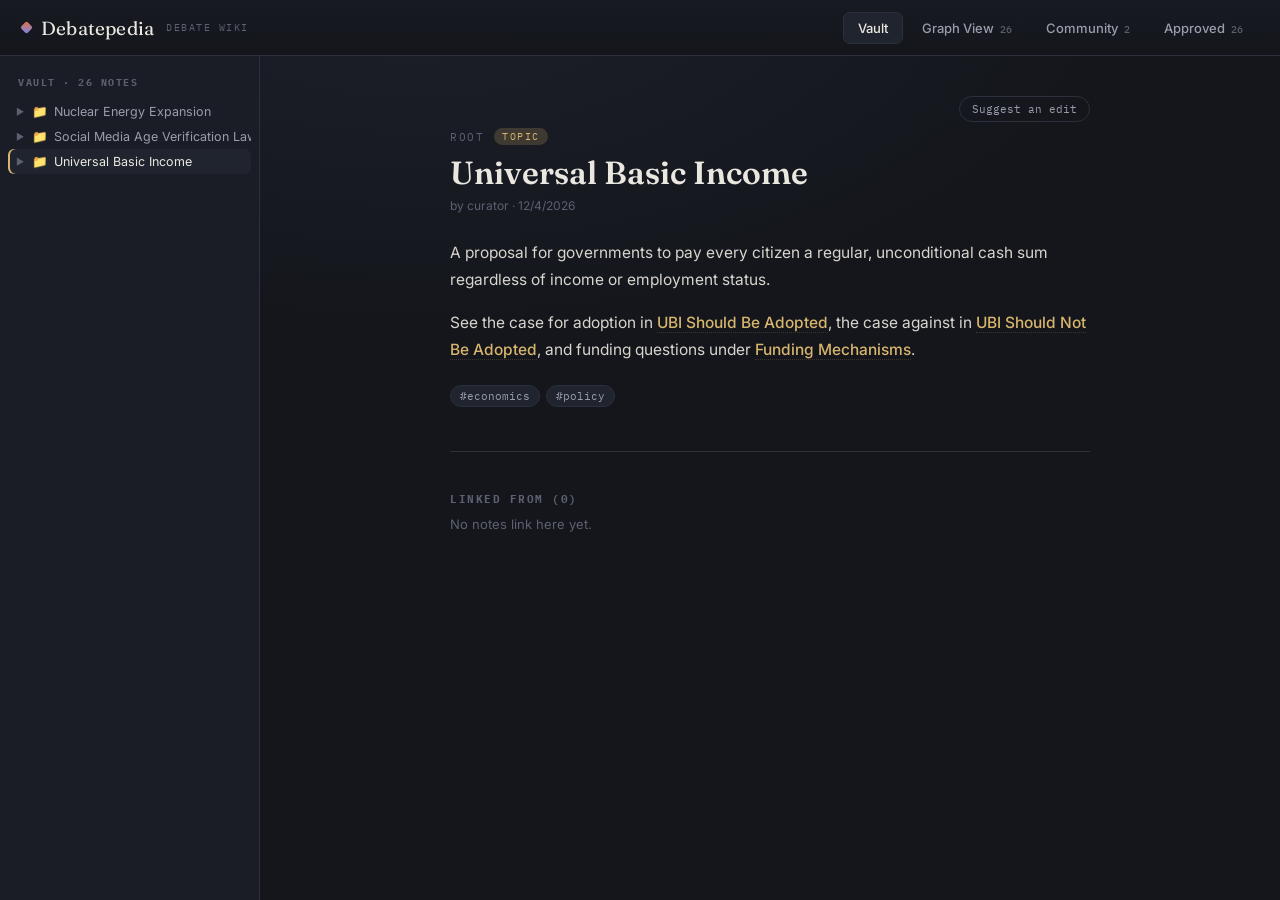
<file: index.html>
<!DOCTYPE html>
<html lang="en">
<head>
<meta charset="UTF-8">
<title>Debatepedia — a debate wiki</title>
<meta name="viewport" content="width=device-width, initial-scale=1">
<link rel="preconnect" href="https://fonts.googleapis.com">
<link href="https://fonts.googleapis.com/css2?family=Fraunces:ital,opsz,wght@0,9..144,400;0,9..144,600;1,9..144,500&family=Inter:wght@400;500;600;700&family=IBM+Plex+Mono:wght@400;500&display=swap" rel="stylesheet">
<link rel="stylesheet" href="css/main.css">
</head>
<body>
<div class="app">
  <div class="topbar">
    <div class="brand"><span class="mark"></span>Debatepedia <span class="sub">debate wiki</span></div>
    <div class="tabs" id="tabs"></div>
  </div>
  <div class="body">
    <aside class="sidebar" id="sidebar"></aside>
    <main class="main" id="main"></main>
  </div>
</div>
<script src="js/data.js"></script>
<script src="js/app.js"></script>
</body>
</html>
</file>
<file: css/main.css>
:root{
  --bg:#14161c;
  --panel:#1a1d25;
  --panel-2:#20242e;
  --border:#2b303c;
  --text:#e9e7e0;
  --text-dim:#9a9dac;
  --text-faint:#5c6070;
  --pro:#e2703a;
  --pro-dim:#e2703a33;
  --con:#7a86f5;
  --con-dim:#7a86f533;
  --topic:#d7b56d;
  --topic-dim:#d7b56d33;
  --view:#5fb0a5;
  --view-dim:#5fb0a533;
  --summary:#b9b39a;
  --summary-dim:#b9b39a33;
  --font-display:'Fraunces', serif;
  --font-body:'Inter', sans-serif;
  --font-mono:'IBM Plex Mono', monospace;
}
*{box-sizing:border-box;}
html,body{margin:0;padding:0;height:100%;background:var(--bg);color:var(--text);font-family:var(--font-body);}
::selection{background:var(--topic-dim);}
.app{display:flex;flex-direction:column;height:100vh;overflow:hidden;}

/* ---------- topbar ---------- */
.topbar{
  display:flex;align-items:center;gap:28px;
  padding:0 22px;height:56px;flex:none;
  border-bottom:1px solid var(--border);
  background:linear-gradient(180deg,#171a21,#14161c);
}
.brand{display:flex;align-items:center;gap:10px;font-family:var(--font-display);font-size:19px;letter-spacing:.2px;}
.brand .mark{width:9px;height:9px;border-radius:2px;background:linear-gradient(135deg,var(--pro),var(--con));transform:rotate(45deg);flex:none;}
.brand .sub{font-family:var(--font-mono);font-size:10px;color:var(--text-faint);letter-spacing:1.5px;text-transform:uppercase;margin-left:2px;}
.tabs{display:flex;gap:4px;margin-left:auto;}
.tab{
  font-family:var(--font-body);font-size:13px;font-weight:500;color:var(--text-dim);
  padding:7px 14px;border-radius:7px;cursor:pointer;border:1px solid transparent;
  transition:background .15s,color .15s;
}
.tab:hover{color:var(--text);background:var(--panel-2);}
.tab.active{color:var(--text);background:var(--panel-2);border-color:var(--border);}
.tab .count{font-family:var(--font-mono);font-size:10px;color:var(--text-faint);margin-left:6px;}

/* ---------- body layout ---------- */
.body{display:flex;flex:1;min-height:0;}
.sidebar{
  width:260px;flex:none;background:var(--panel);border-right:1px solid var(--border);
  overflow-y:auto;padding:14px 8px 40px;
}
.sidebar h4{
  font-family:var(--font-mono);font-size:10px;letter-spacing:1.5px;text-transform:uppercase;
  color:var(--text-faint);margin:6px 10px 10px;
}
.tree-row{display:flex;align-items:center;gap:6px;padding:5px 8px;border-radius:6px;cursor:pointer;font-size:12.5px;color:var(--text-dim);user-select:none;white-space:nowrap;overflow:hidden;text-overflow:ellipsis;}
.tree-row:hover{background:var(--panel-2);color:var(--text);}
.tree-row.active{background:var(--panel-2);color:var(--text);box-shadow:inset 2px 0 0 var(--topic);}
.tree-row .chev{width:10px;font-size:9px;color:var(--text-faint);transition:transform .15s;flex:none;}
.tree-row.open .chev{transform:rotate(90deg);}
.tree-children{margin-left:14px;border-left:1px solid var(--border);padding-left:6px;}
.dot{width:6px;height:6px;border-radius:50%;flex:none;}
.dot.pro{background:var(--pro);} .dot.con{background:var(--con);} .dot.neutral{background:var(--topic);}
.dot.view{background:var(--view);} .dot.summary{background:var(--summary);}

.main{flex:1;min-width:0;overflow-y:auto;position:relative;background:
  radial-gradient(1200px 600px at 15% -10%, #1c2029 0%, transparent 60%), var(--bg);}

/* ---------- reader ---------- */
.reader{max-width:720px;margin:0 auto;padding:40px 40px 90px;}
.reader-actions{display:flex;justify-content:flex-end;margin-bottom:6px;}
.btn-edit{font-family:var(--font-mono);font-size:11px;padding:5px 12px;border-radius:20px;border:1px solid var(--border);background:transparent;color:var(--text-dim);cursor:pointer;}
.btn-edit:hover{color:var(--text);border-color:#3d4354;}
.reader .eyebrow{font-family:var(--font-mono);font-size:10.5px;letter-spacing:1.5px;text-transform:uppercase;color:var(--text-faint);display:flex;gap:10px;align-items:center;flex-wrap:wrap;}
.stance-chip{padding:2px 8px;border-radius:20px;font-size:10px;}
.stance-chip.pro{background:var(--pro-dim);color:var(--pro);}
.stance-chip.con{background:var(--con-dim);color:var(--con);}
.stance-chip.chip-topic{background:var(--topic-dim);color:var(--topic);}
.stance-chip.chip-view{background:var(--view-dim);color:var(--view);}
.stance-chip.chip-summary{background:var(--summary-dim);color:var(--summary);}
.reader h1{font-family:var(--font-display);font-weight:600;font-size:32px;line-height:1.15;margin:10px 0 6px;}
.reader .meta{font-size:12px;color:var(--text-faint);margin-bottom:26px;}
.reader .content{font-size:15.5px;line-height:1.75;color:#d7d5cd;}
.reader .content p{margin:0 0 16px;}
.wikilink{color:var(--topic);border-bottom:1px dotted var(--topic-dim);cursor:pointer;font-weight:500;}
.wikilink:hover{border-bottom-color:var(--topic);}
.wikilink.missing{color:var(--text-faint);border-bottom-style:dashed;}
.tagrow{display:flex;gap:6px;flex-wrap:wrap;margin-top:22px;}
.tag{font-family:var(--font-mono);font-size:10.5px;color:var(--text-dim);background:var(--panel-2);border:1px solid var(--border);padding:3px 9px;border-radius:20px;}
.backlinks{margin-top:44px;padding-top:22px;border-top:1px solid var(--border);}
.backlinks h5{font-family:var(--font-mono);font-size:10.5px;letter-spacing:1.5px;text-transform:uppercase;color:var(--text-faint);margin-bottom:10px;}
.backlink-item{font-size:13.5px;color:var(--text-dim);padding:6px 0;cursor:pointer;border-bottom:1px dashed var(--border);}
.backlink-item:hover{color:var(--text);}
.empty-state{max-width:520px;margin:80px auto;text-align:center;color:var(--text-dim);}
.empty-state .mark-big{font-size:40px;margin-bottom:16px;}
.empty-state h2{font-family:var(--font-display);font-weight:500;color:var(--text);font-size:22px;margin-bottom:8px;}

/* ---------- FOL box ---------- */
.fol-box{margin-top:28px;background:var(--panel);border:1px solid var(--border);border-radius:12px;padding:16px 18px;}
.fol-box h5{font-family:var(--font-mono);font-size:10.5px;letter-spacing:1.5px;text-transform:uppercase;color:var(--text-faint);margin:0 0 12px;}
.fol-premises{font-family:var(--font-mono);font-size:13px;color:#cfcdc4;}
.fol-line{padding:3px 0;}
.fol-line:before{content:"— ";color:var(--text-faint);}
.fol-conclusion{font-family:var(--font-mono);font-size:13px;color:var(--text);padding-top:8px;margin-top:6px;border-top:1px dashed var(--border);}
.fol-result{margin-top:12px;display:flex;flex-direction:column;gap:6px;align-items:flex-start;}
.fol-badge{display:inline-block;width:fit-content;font-family:var(--font-mono);font-size:11px;padding:4px 10px;border-radius:20px;}
.fol-valid{background:var(--pro-dim);color:var(--pro);}
.fol-invalid{background:var(--con-dim);color:var(--con);}
.fol-valid-manual{background:transparent;border:1px solid var(--pro);color:var(--pro);}
.fol-invalid-manual{background:transparent;border:1px solid var(--con);color:var(--con);}
.fol-unknown{background:var(--panel-2);color:var(--text-faint);border:1px solid var(--border);}
.fol-note{font-size:12px;color:var(--text-dim);font-style:italic;}
.fol-hint{margin-top:10px;font-size:11px;color:var(--text-faint);line-height:1.5;}

/* ---------- graph ---------- */
.graph-wrap{position:absolute;inset:0;}
canvas{display:block;width:100%;height:100%;cursor:grab;}
.graph-legend{position:absolute;top:16px;left:16px;background:var(--panel);border:1px solid var(--border);border-radius:10px;padding:12px 16px;font-size:12px;color:var(--text-dim);display:flex;gap:14px;flex-wrap:wrap;max-width:260px;}
.graph-legend .li{display:flex;align-items:center;gap:6px;}
.graph-hint{position:absolute;bottom:16px;left:16px;font-family:var(--font-mono);font-size:10.5px;color:var(--text-faint);}
.graph-tooltip{position:absolute;pointer-events:none;background:var(--panel-2);border:1px solid var(--border);border-radius:8px;padding:8px 11px;font-size:12.5px;max-width:220px;display:none;}
.graph-tooltip b{font-family:var(--font-display);font-weight:600;display:block;margin-bottom:2px;}

/* ---------- grid views (approved / community) ---------- */
.grid-view{max-width:1040px;margin:0 auto;padding:40px 36px 80px;}
.grid-header{display:flex;align-items:baseline;justify-content:space-between;margin-bottom:6px;flex-wrap:wrap;gap:10px;}
.grid-header h1{font-family:var(--font-display);font-weight:600;font-size:28px;margin:0;}
.grid-view > p{color:var(--text-dim);font-size:13.5px;margin:6px 0 26px;max-width:600px;}
.card-grid{display:grid;grid-template-columns:repeat(auto-fill,minmax(240px,1fr));gap:14px;}
.card{background:var(--panel);border:1px solid var(--border);border-radius:12px;padding:16px 18px;cursor:pointer;transition:border-color .15s,transform .15s;}
.card:hover{border-color:#3d4354;transform:translateY(-1px);}
.card .stance-chip{margin-bottom:10px;display:inline-block;}
.card h3{font-family:var(--font-display);font-size:16.5px;font-weight:600;margin:0 0 6px;line-height:1.3;}
.card p{font-size:12.5px;color:var(--text-dim);line-height:1.55;margin:0 0 10px;max-height:56px;overflow:hidden;}
.card .cardmeta{font-family:var(--font-mono);font-size:10px;color:var(--text-faint);display:flex;justify-content:space-between;gap:8px;}

/* ---------- community ---------- */
.submit-box{background:var(--panel);border:1px solid var(--border);border-radius:14px;padding:22px 24px;margin-bottom:30px;}
.mode-toggle{display:flex;gap:6px;margin-bottom:16px;}
.mode-btn{font-family:var(--font-body);font-size:12.5px;font-weight:500;padding:7px 14px;border-radius:20px;border:1px solid var(--border);background:transparent;color:var(--text-dim);cursor:pointer;}
.mode-btn.active{background:var(--panel-2);color:var(--text);border-color:#3d4354;}
.form-row{display:flex;gap:10px;margin-bottom:10px;flex-wrap:wrap;}
.form-row.full{flex-direction:column;}
input,select,textarea{
  background:var(--panel-2);border:1px solid var(--border);border-radius:8px;color:var(--text);
  font-family:var(--font-body);font-size:13.5px;padding:9px 12px;outline:none;
}
input:focus,select:focus,textarea:focus{border-color:var(--topic);}
input,select{flex:1;min-width:140px;}
textarea{width:100%;min-height:100px;resize:vertical;font-family:var(--font-body);line-height:1.55;}
#f-premises{font-family:var(--font-mono);min-height:70px;}
.hint{font-family:var(--font-mono);font-size:10.5px;color:var(--text-faint);margin-top:4px;}
.btn{
  font-family:var(--font-body);font-weight:600;font-size:13px;padding:9px 18px;border-radius:8px;
  border:1px solid transparent;cursor:pointer;transition:filter .15s,transform .1s;
}
.btn:active{transform:scale(.97);}
.btn-primary{background:linear-gradient(135deg,var(--pro),#c9522a);color:#181008;}
.btn-primary:hover{filter:brightness(1.08);}
.btn-approve{background:var(--pro-dim);color:var(--pro);border:1px solid var(--pro);}
.btn-reject{background:transparent;color:var(--text-faint);border:1px solid var(--border);}
.pending-card{background:var(--panel);border:1px solid var(--border);border-radius:12px;padding:16px 18px;margin-bottom:12px;}
.pending-card .top{display:flex;justify-content:space-between;align-items:flex-start;gap:10px;}
.pending-card h4{font-family:var(--font-display);font-size:16px;margin:0 0 4px;}
.pending-card p{font-size:13px;color:var(--text-dim);line-height:1.6;margin:8px 0 12px;}
.pending-actions{display:flex;gap:8px;margin-top:8px;}
.badge-pending{font-family:var(--font-mono);font-size:9.5px;letter-spacing:1px;text-transform:uppercase;color:#c9a86a;background:#d7b56d22;padding:3px 8px;border-radius:20px;flex:none;}
.section-label{font-family:var(--font-mono);font-size:10.5px;letter-spacing:1.5px;text-transform:uppercase;color:var(--text-faint);margin:34px 0 12px;}
.loading{color:var(--text-faint);font-family:var(--font-mono);font-size:12px;padding:40px;text-align:center;}
.diff-block{background:var(--panel-2);border:1px solid var(--border);border-radius:8px;padding:10px 12px;font-size:12.5px;color:var(--text-dim);margin-bottom:6px;line-height:1.5;}
.diff-label{font-family:var(--font-mono);font-size:9.5px;text-transform:uppercase;letter-spacing:1px;margin-bottom:4px;display:block;}
.diff-current .diff-label{color:#8b8f9c;}
.diff-proposed .diff-label{color:var(--topic);}

@media (max-width:760px){
  .sidebar{position:fixed;left:0;top:56px;bottom:0;z-index:10;transform:translateX(-100%);transition:transform .2s;width:82%;}
  .sidebar.mobile-open{transform:translateX(0);}
  .brand .sub{display:none;}
  .tabs{gap:0;}
  .tab{padding:7px 9px;font-size:12px;}
}
</file>
